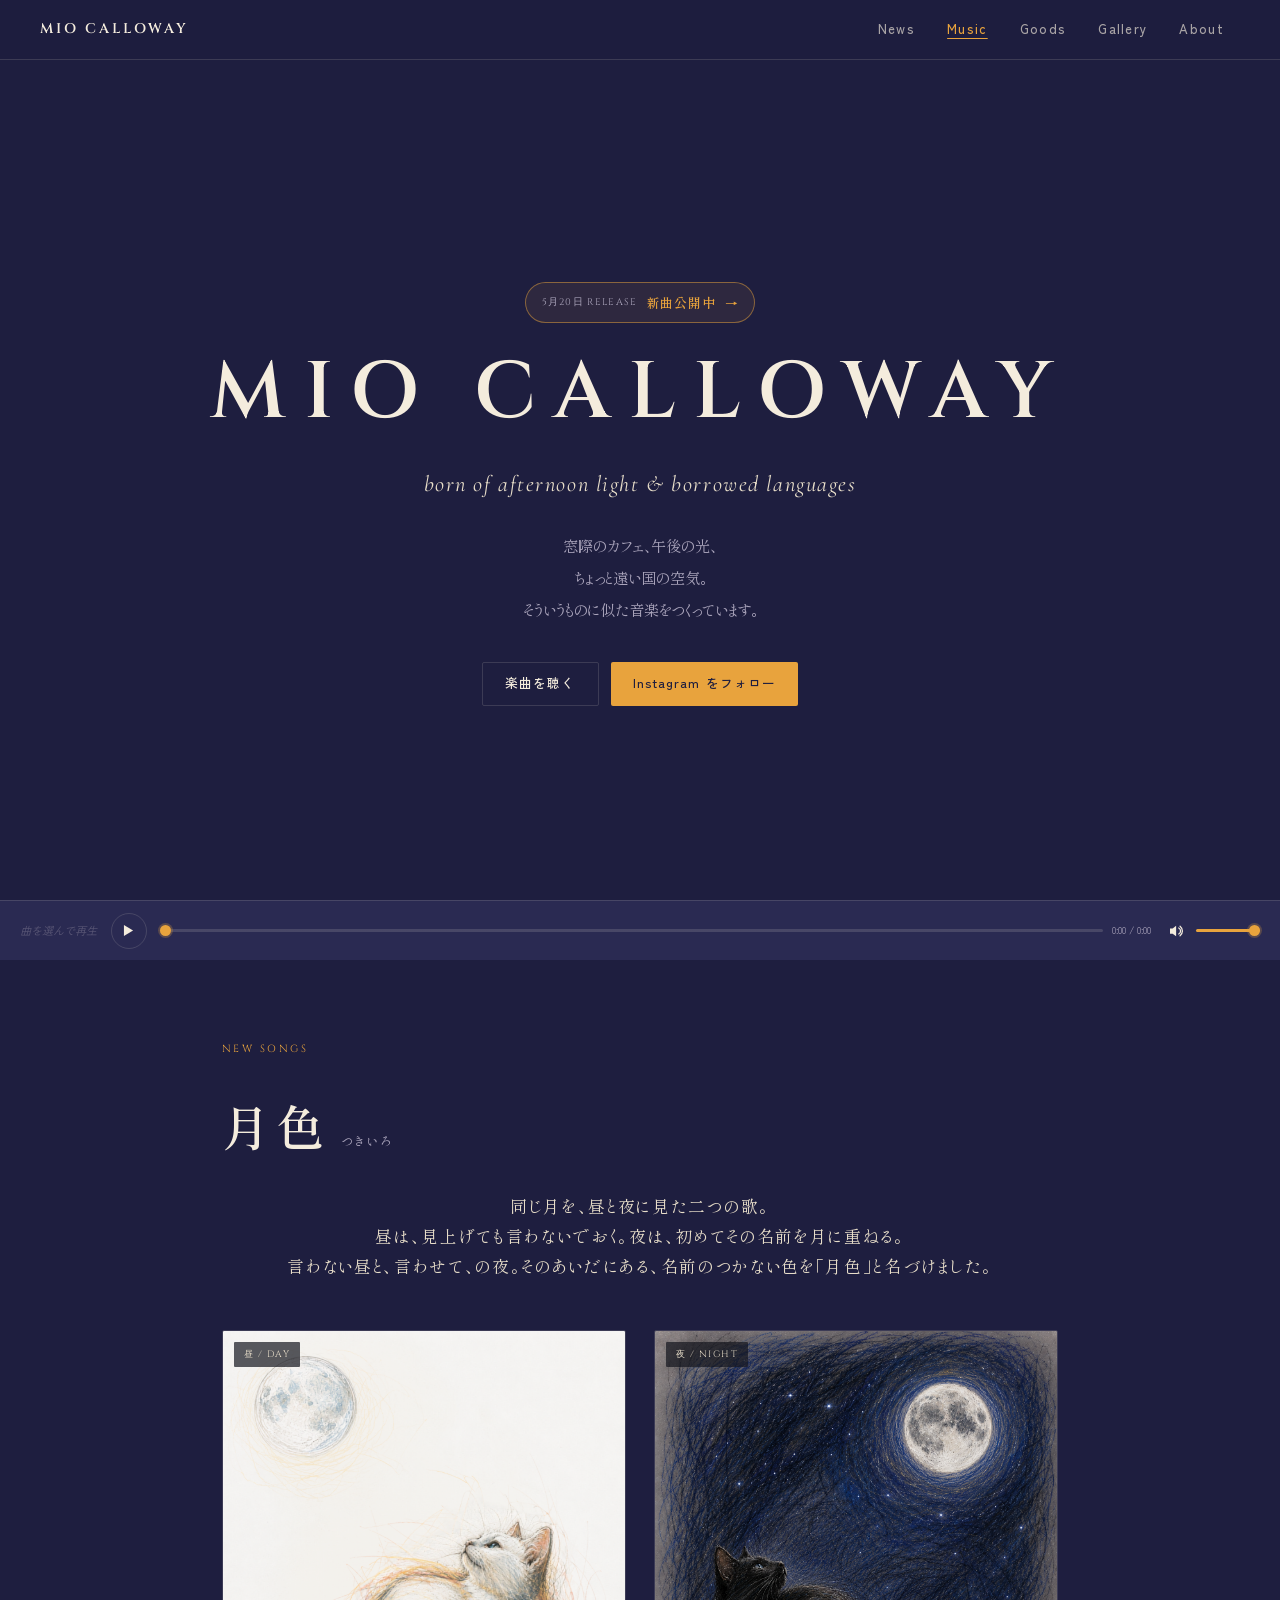
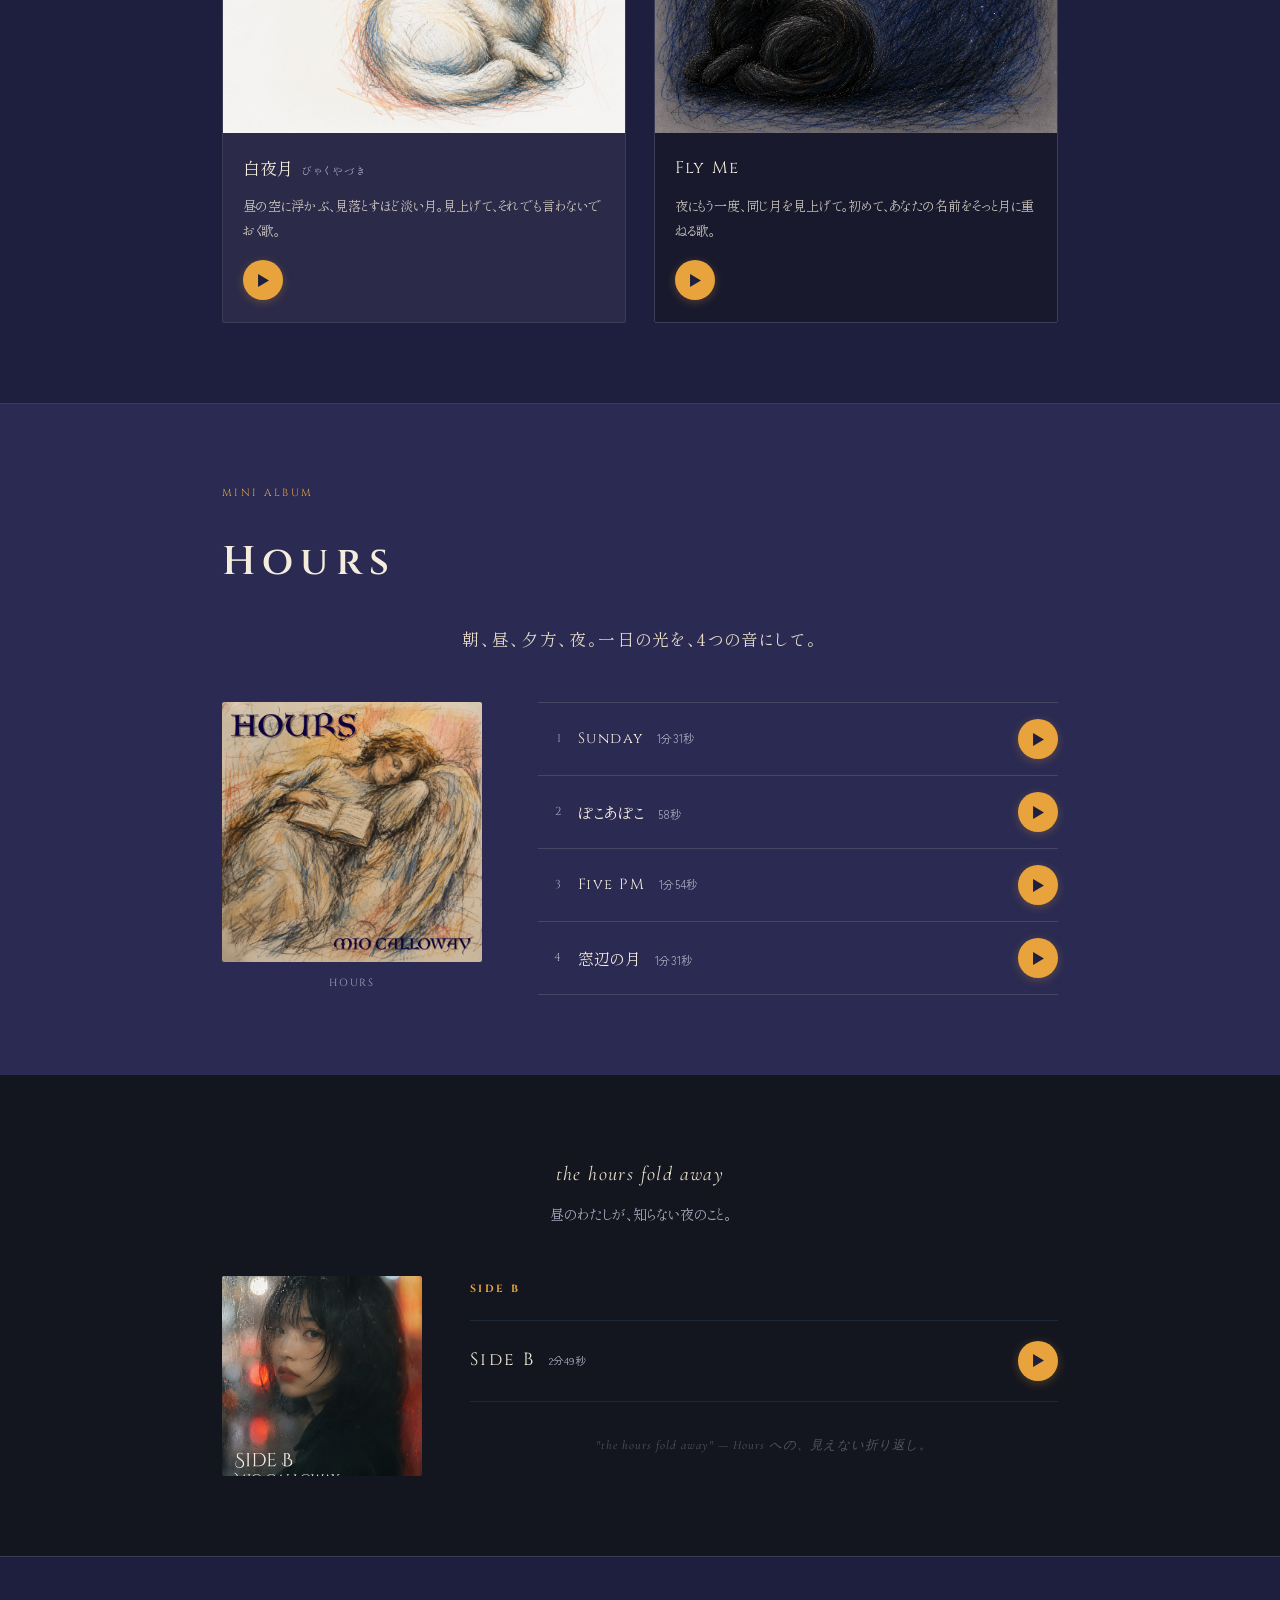
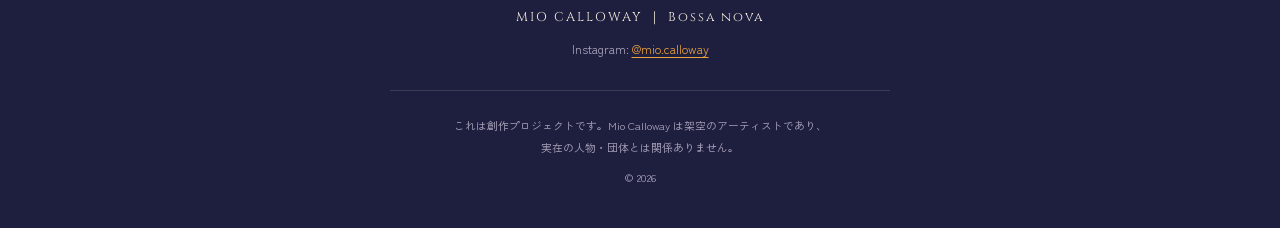
<file: index.html>
<!DOCTYPE html>
<html lang="ja">
<head>
  <meta charset="UTF-8">
  <meta name="viewport" content="width=device-width, initial-scale=1.0">
  <title>Music — Mio Calloway</title>
  <meta name="description" content="Mio Calloway の公式サイト。ミニアルバム『Hours』と隠しトラック Side B を収録。">
  <meta property="og:title" content="Mio Calloway">
  <meta property="og:description" content="窓際のカフェ、午後の光、ちょっと遠い国の空気。そういうものに似た音楽をつくっています。">
  <meta property="og:image" content="assets/images/og_image.jpg">
  <meta property="og:type" content="website">
  <meta name="twitter:card" content="summary_large_image">
  <meta name="theme-color" content="#1E1E3F">
  <link rel="preconnect" href="https://fonts.googleapis.com">
  <link rel="preconnect" href="https://fonts.gstatic.com" crossorigin>
  <link href="https://fonts.googleapis.com/css2?family=Cinzel:wght@400;600&family=Cormorant+Garamond:ital,wght@0,400;0,500;1,400&family=Shippori+Mincho:wght@400;600&family=Zen+Kaku+Gothic+New:wght@400;500;700&display=swap" rel="stylesheet">
  <link rel="stylesheet" href="css/style.css">
</head>
<body>

  <a href="#main" class="skip-link">本文へスキップ</a>

  <!-- ======= HEADER ======= -->
  <header class="site-header">
    <a href="index.html" class="site-logo">MIO CALLOWAY</a>
    <nav aria-label="サイトナビゲーション">
      <ul class="site-nav">
        <li><a href="news.html">News</a></li>
        <li><a href="index.html" class="active" aria-current="page">Music</a></li>
        <li><a href="goods.html">Goods</a></li>
        <li><a href="gallery.html">Gallery</a></li>
        <li><a href="about.html">About</a></li>
      </ul>
    </nav>
  </header>

  <!-- ======= MAIN ======= -->
  <main id="main" class="page-main">

    <!-- HERO -->
    <section class="hero" aria-labelledby="hero-title">
      <a href="#tsukiiro-heading" class="hero-news-banner fade-in fade-in-1">
        <span class="hero-news-date">5月20日 Release</span>
        <span class="hero-news-text">新曲公開中</span>
        <span class="hero-news-arrow" aria-hidden="true">→</span>
      </a>
      <h1 id="hero-title" class="hero-title fade-in fade-in-1">MIO CALLOWAY</h1>
      <p class="hero-tagline fade-in fade-in-2">born of afternoon light &amp; borrowed languages</p>
      <p class="hero-bio fade-in fade-in-3">
        <span>窓際のカフェ、午後の光、</span>
        <span>ちょっと遠い国の空気。</span>
        <span>そういうものに似た音楽をつくっています。</span>
      </p>
      <div class="hero-cta fade-in fade-in-4">
        <a href="#tsukiiro-heading" class="hero-cta-secondary">楽曲を聴く</a>
        <a href="https://www.instagram.com/mio.calloway" class="hero-cta-primary" target="_blank" rel="noopener noreferrer">Instagram をフォロー</a>
      </div>
      <span class="scroll-hint fade-in fade-in-5" aria-hidden="true">↓</span>
    </section>

    <!-- ======= 月色 (TSUKIIRO) ======= -->
    <section class="tsukiiro-section" aria-labelledby="tsukiiro-heading">
      <div class="section-container">
        <span class="page-label fade-in fade-in-1">New Songs</span>
        <h2 id="tsukiiro-heading" class="tsukiiro-title fade-in fade-in-2">
          月色<span class="tsukiiro-reading">つきいろ</span>
        </h2>
        <p class="section-lead fade-in fade-in-3">
          同じ月を、昼と夜に見た二つの歌。<br>
          昼は、見上げても言わないでおく。夜は、初めてその名前を月に重ねる。<br>
          言わない昼と、言わせて、の夜。そのあいだにある、名前のつかない色を「月色」と名づけました。
        </p>

        <div class="tsukiiro-pair fade-in fade-in-4">

          <!-- 昼: 白夜月 -->
          <div class="tsukiiro-card tsukiiro-card-day"
               data-src="assets/audio/06_byakuyazuki.mp3"
               data-title="白夜月"
               data-sideb="false">
            <div class="tsukiiro-cover-wrapper">
              <img
                src="assets/images/cover_byakuyazuki.jpg"
                alt="白夜月 ジャケット（白猫が昼の淡い月を見上げるイラスト）"
                class="tsukiiro-cover"
                width="400"
                height="400"
                loading="lazy"
              >
              <span class="tsukiiro-daynight">昼 / Day</span>
            </div>
            <div class="tsukiiro-card-body">
              <p class="tsukiiro-track-title">
                白夜月<span class="tsukiiro-track-reading">びゃくやづき</span>
              </p>
              <p class="tsukiiro-concept">
                昼の空に浮かぶ、見落とすほど淡い月。見上げて、それでも言わないでおく歌。
              </p>
              <button class="play-btn" aria-label="白夜月を再生" type="button"></button>
            </div>
          </div>

          <!-- 夜: Fly Me -->
          <div class="tsukiiro-card tsukiiro-card-night"
               data-src="assets/audio/07_fly_me.mp3"
               data-title="Fly Me"
               data-sideb="false">
            <div class="tsukiiro-cover-wrapper">
              <img
                src="assets/images/cover_fly_me.jpg"
                alt="Fly Me ジャケット（黒猫が光る満月を見上げるイラスト）"
                class="tsukiiro-cover"
                width="400"
                height="400"
                loading="lazy"
              >
              <span class="tsukiiro-daynight tsukiiro-daynight-night">夜 / Night</span>
            </div>
            <div class="tsukiiro-card-body">
              <p class="tsukiiro-track-title tsukiiro-track-title-en">Fly Me</p>
              <p class="tsukiiro-concept">
                夜にもう一度、同じ月を見上げて。初めて、あなたの名前をそっと月に重ねる歌。
              </p>
              <button class="play-btn" aria-label="Fly Meを再生" type="button"></button>
            </div>
          </div>

        </div><!-- /.tsukiiro-pair -->
      </div>
    </section><!-- /.tsukiiro-section -->

    <!-- ======= HOURS ======= -->
    <section class="hours-section" aria-labelledby="hours-heading">
      <div class="section-container">
        <span class="page-label fade-in fade-in-1">Mini Album</span>
        <h2 id="hours-heading" style="font-family:var(--f-cinzel);font-size:clamp(1.5rem,5vw,2.5rem);font-weight:600;letter-spacing:.18em;color:var(--cream);margin-bottom:1.5rem;" class="fade-in fade-in-2">Hours</h2>
        <p class="section-lead fade-in fade-in-3">朝、昼、夕方、夜。一日の光を、4つの音にして。</p>

        <div class="hours-inner fade-in fade-in-4">
          <!-- Album cover -->
          <div class="album-cover-wrapper">
            <img
              src="assets/images/cover_hours.jpg"
              alt="ミニアルバム『Hours』ジャケット"
              class="album-cover"
              width="260"
              height="260"
            >
            <p class="album-cover-label">Hours</p>
          </div>

          <!-- Track list -->
          <div class="hours-tracks">
            <ul class="track-list" aria-label="トラックリスト">

              <!-- Track 1: Sunday -->
              <li class="track-item"
                  data-src="assets/audio/01_sunday.mp3"
                  data-title="Sunday"
                  data-sideb="false">
                <span class="track-num">1</span>
                <div class="track-info">
                  <span class="track-title track-title-en">Sunday</span>
                  <div class="track-sub">
                    <span class="track-duration">1分31秒</span>
                  </div>
                </div>
                <button class="play-btn" aria-label="Sundayを再生" type="button"></button>
              </li>

              <!-- Track 2: ぽこあぽこ -->
              <li class="track-item"
                  data-src="assets/audio/02_pocoapoco.mp3"
                  data-title="ぽこあぽこ"
                  data-sideb="false">
                <span class="track-num">2</span>
                <div class="track-info">
                  <span class="track-title">ぽこあぽこ</span>
                  <div class="track-sub">
                    <span class="track-duration">58秒</span>
                  </div>
                </div>
                <button class="play-btn" aria-label="ぽこあぽこを再生" type="button"></button>
              </li>

              <!-- Track 3: Five PM -->
              <li class="track-item"
                  data-src="assets/audio/03_five_pm.mp3"
                  data-title="Five PM"
                  data-sideb="false">
                <span class="track-num">3</span>
                <div class="track-info">
                  <span class="track-title track-title-en">Five PM</span>
                  <div class="track-sub">
                    <span class="track-duration">1分54秒</span>
                  </div>
                </div>
                <button class="play-btn" aria-label="Five PMを再生" type="button"></button>
              </li>

              <!-- Track 4: 窓辺の月 -->
              <li class="track-item"
                  data-src="assets/audio/04_madobe_no_tsuki.mp3"
                  data-title="窓辺の月"
                  data-sideb="false">
                <span class="track-num">4</span>
                <div class="track-info">
                  <span class="track-title">窓辺の月</span>
                  <div class="track-sub">
                    <span class="track-duration">1分31秒</span>
                  </div>
                </div>
                <button class="play-btn" aria-label="窓辺の月を再生" type="button"></button>
              </li>

            </ul>
          </div><!-- /.hours-tracks -->
        </div><!-- /.hours-inner -->
      </div>
    </section><!-- /.hours-section -->

    <!-- ======= SIDE B ======= -->
    <section class="side-b-section" aria-labelledby="sideb-heading">
      <div class="section-container">
        <div class="side-b-lead fade-in fade-in-1">
          <span class="side-b-lead-en">the hours fold away</span>
          <span class="side-b-lead-ja">昼のわたしが、知らない夜のこと。</span>
        </div>

        <div class="side-b-inner fade-in fade-in-2">
          <!-- Cover -->
          <div class="side-b-cover-wrapper">
            <img
              src="assets/images/cover_side_b.jpg"
              alt="写真集『Side B』表紙"
              class="side-b-cover"
              width="200"
              height="200"
            >
          </div>

          <!-- Track -->
          <div class="side-b-track-block">
            <h2 class="page-label" id="sideb-heading">Side B</h2>
            <ul>
              <li class="side-b-track-item"
                  data-src="assets/audio/05_side_b.mp3"
                  data-title="Side B"
                  data-sideb="true">
                <div class="track-info">
                  <span class="side-b-track-title">Side B</span>
                  <span class="side-b-track-meta">2分49秒</span>
                </div>
                <button class="play-btn" aria-label="Side Bを再生" type="button"></button>
              </li>
            </ul>

            <p class="side-b-hint">
              "the hours fold away" — Hours への、見えない折り返し。
            </p>
          </div>
        </div>

      </div>
    </section><!-- /.side-b-section -->

  </main>

  <!-- ======= FOOTER ======= -->
  <footer class="site-footer">
    <span class="footer-logo">MIO CALLOWAY ｜ Bossa nova</span>
    <p class="footer-ig">Instagram: <a href="https://www.instagram.com/mio.calloway" target="_blank" rel="noopener noreferrer">@mio.calloway</a></p>
    <div class="footer-disclosure">
      <p>これは創作プロジェクトです。Mio Calloway は架空のアーティストであり、<br>実在の人物・団体とは関係ありません。</p>
      <p style="margin-top:.5rem;">© 2026</p>
    </div>
  </footer>

  <!-- ======= PLAYER BAR ======= -->
  <div id="player-bar" class="player-bar" role="region" aria-label="音楽プレーヤー">
    <span id="player-idle" class="player-idle">曲を選んで再生</span>
    <span id="player-track-name" class="player-track-name"></span>
    <div class="player-controls">
      <button id="player-play-btn" class="player-play-btn" type="button" aria-label="再生">
        <svg viewBox="0 0 10 12" fill="currentColor" width="11" height="11"><polygon points="0,0 10,6 0,12"/></svg>
      </button>
    </div>
    <div class="player-seek">
      <input
        id="player-progress"
        class="player-progress"
        type="range"
        min="0"
        max="100"
        value="0"
        step="0.1"
        aria-label="再生位置"
      >
      <span id="player-time" class="player-time">0:00 / 0:00</span>
    </div>
    <div class="player-volume">
      <button id="player-mute-btn" class="player-mute-btn" type="button" aria-label="ミュート">
        <svg viewBox="0 0 16 16" fill="currentColor" width="14" height="14" aria-hidden="true">
          <path d="M0 5v6h3l4 3V2L3 5H0z"/>
          <path d="M10 4.5a4 4 0 0 1 0 7" fill="none" stroke="currentColor" stroke-width="1.4" stroke-linecap="round"/>
          <path d="M11.5 2.5a7 7 0 0 1 0 11" fill="none" stroke="currentColor" stroke-width="1.4" stroke-linecap="round"/>
        </svg>
      </button>
      <input
        id="player-volume"
        class="player-volume-slider"
        type="range"
        min="0"
        max="100"
        value="100"
        step="1"
        aria-label="音量"
      >
    </div>
  </div>

  <script src="js/player.js"></script>
</body>
</html>
</file>
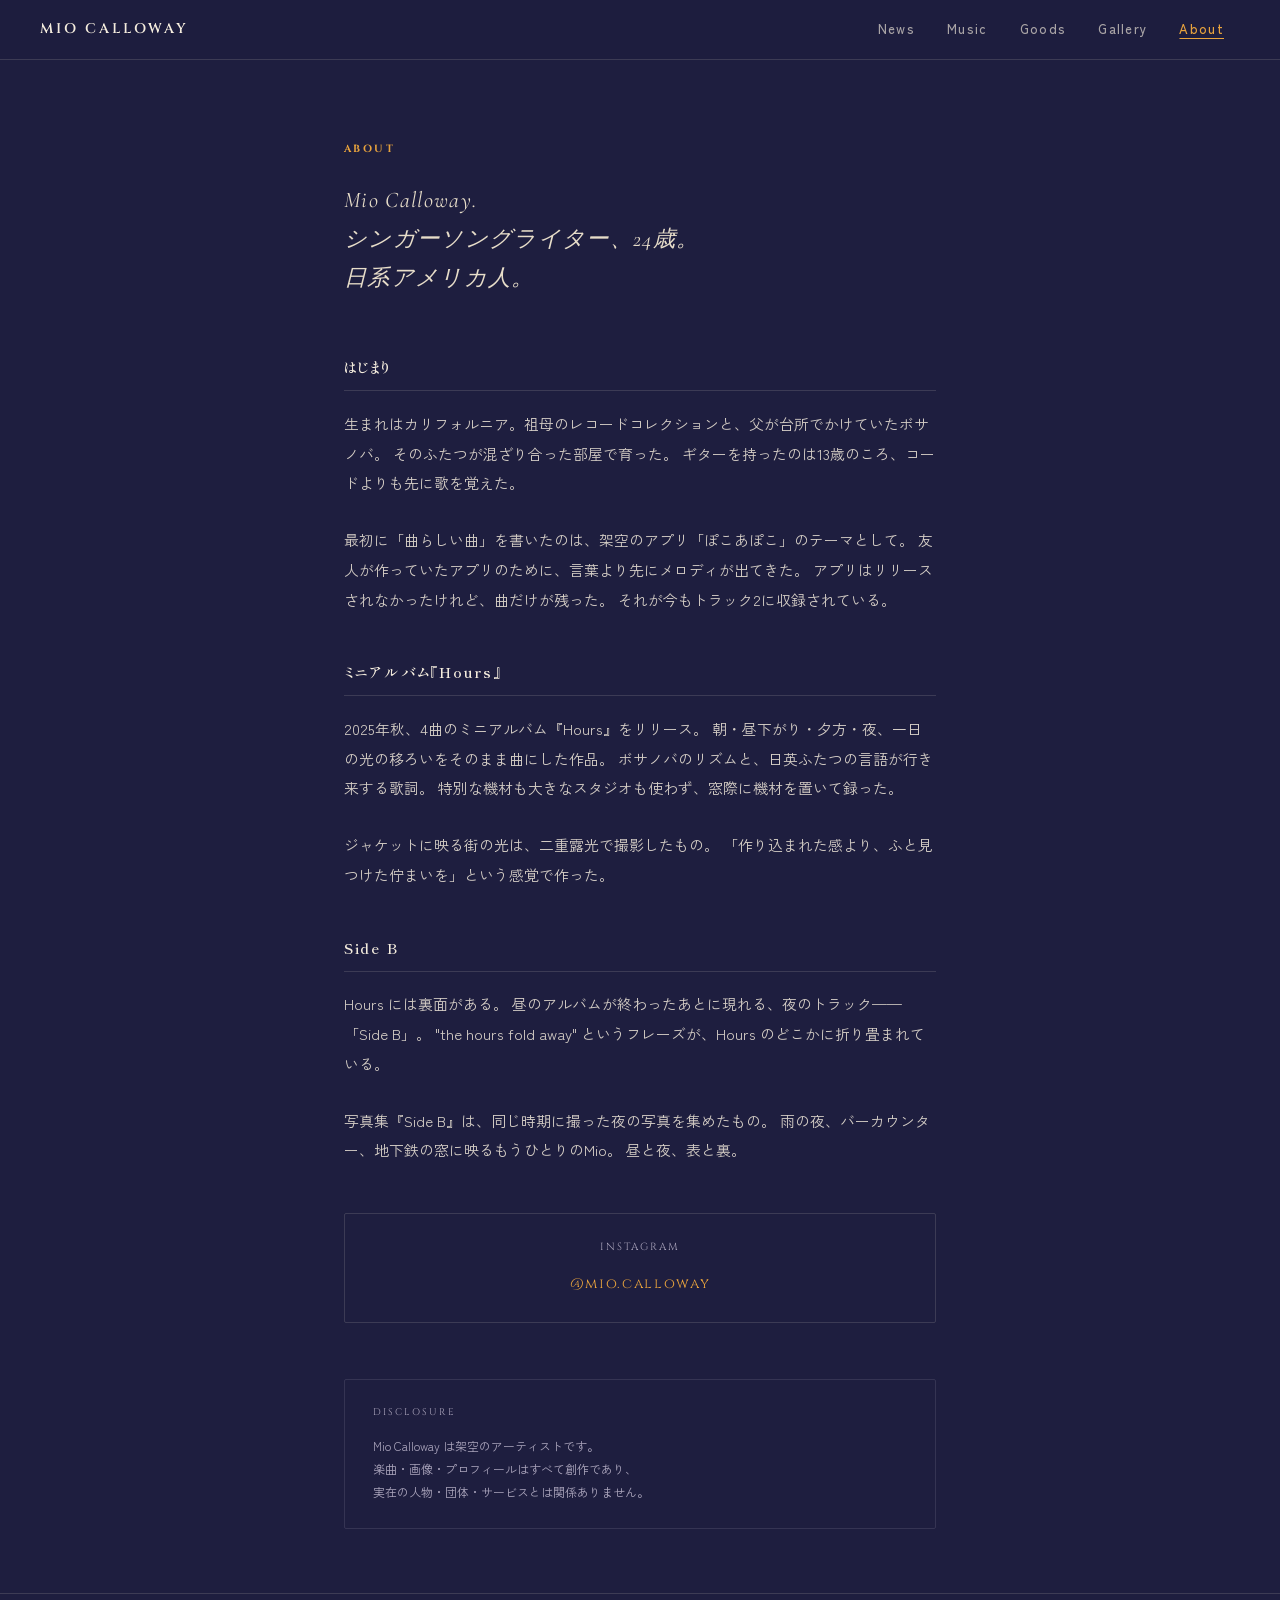
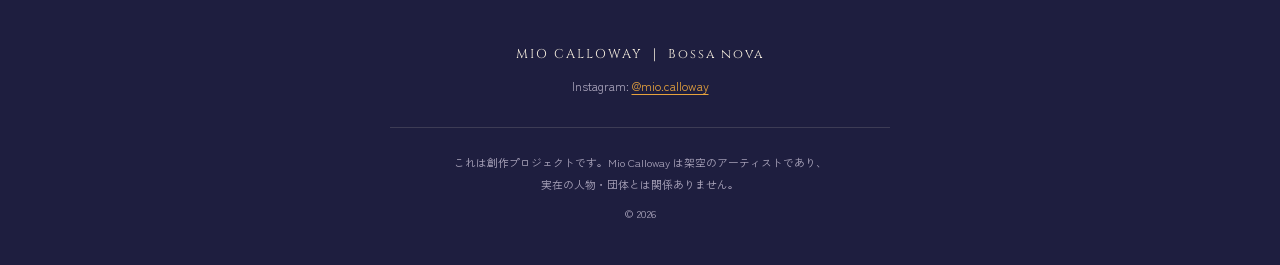
<file: about.html>
<!DOCTYPE html>
<html lang="ja">
<head>
  <meta charset="UTF-8">
  <meta name="viewport" content="width=device-width, initial-scale=1.0">
  <title>About — Mio Calloway</title>
  <meta name="description" content="Mio Calloway のプロフィール。日系アメリカ人シンガーソングライター。ボサノバ寄りの音楽と、一日の光を描いたミニアルバム『Hours』について。">
  <meta property="og:title" content="About — Mio Calloway">
  <meta property="og:description" content="窓際のカフェ、午後の光、ちょっと遠い国の空気。そういうものに似た音楽をつくっています。">
  <meta property="og:image" content="assets/images/og_image.jpg">
  <meta property="og:type" content="website">
  <meta name="twitter:card" content="summary_large_image">
  <meta name="theme-color" content="#1E1E3F">
  <link rel="preconnect" href="https://fonts.googleapis.com">
  <link rel="preconnect" href="https://fonts.gstatic.com" crossorigin>
  <link href="https://fonts.googleapis.com/css2?family=Cinzel:wght@400;600&family=Cormorant+Garamond:ital,wght@0,400;0,500;1,400&family=Shippori+Mincho:wght@400;600&family=Zen+Kaku+Gothic+New:wght@400;500;700&display=swap" rel="stylesheet">
  <link rel="stylesheet" href="css/style.css">
</head>
<body>

  <a href="#main" class="skip-link">本文へスキップ</a>

  <!-- ======= HEADER ======= -->
  <header class="site-header">
    <a href="index.html" class="site-logo">MIO CALLOWAY</a>
    <nav aria-label="サイトナビゲーション">
      <ul class="site-nav">
        <li><a href="news.html">News</a></li>
        <li><a href="index.html">Music</a></li>
        <li><a href="goods.html">Goods</a></li>
        <li><a href="gallery.html">Gallery</a></li>
        <li><a href="about.html" class="active" aria-current="page">About</a></li>
      </ul>
    </nav>
  </header>

  <!-- ======= MAIN ======= -->
  <main id="main" class="page-main">
    <article class="about-page">

      <h1 class="page-label fade-in fade-in-1">About</h1>

      <p class="about-lead fade-in fade-in-2">
        Mio Calloway.<br>
        シンガーソングライター、24歳。<br>
        日系アメリカ人。
      </p>

      <div class="about-body fade-in fade-in-3">

        <h2 class="about-section-title">はじまり</h2>

        <p>
          生まれはカリフォルニア。祖母のレコードコレクションと、父が台所でかけていたボサノバ。
          そのふたつが混ざり合った部屋で育った。
          ギターを持ったのは13歳のころ、コードよりも先に歌を覚えた。
        </p>

        <p>
          最初に「曲らしい曲」を書いたのは、架空のアプリ「ぽこあぽこ」のテーマとして。
          友人が作っていたアプリのために、言葉より先にメロディが出てきた。
          アプリはリリースされなかったけれど、曲だけが残った。
          それが今もトラック2に収録されている。
        </p>

        <h2 class="about-section-title">ミニアルバム『Hours』</h2>

        <p>
          2025年秋、4曲のミニアルバム『Hours』をリリース。
          朝・昼下がり・夕方・夜、一日の光の移ろいをそのまま曲にした作品。
          ボサノバのリズムと、日英ふたつの言語が行き来する歌詞。
          特別な機材も大きなスタジオも使わず、窓際に機材を置いて録った。
        </p>

        <p>
          ジャケットに映る街の光は、二重露光で撮影したもの。
          「作り込まれた感より、ふと見つけた佇まいを」という感覚で作った。
        </p>

        <h2 class="about-section-title">Side B</h2>

        <p>
          Hours には裏面がある。
          昼のアルバムが終わったあとに現れる、夜のトラック——「Side B」。
          "the hours fold away" というフレーズが、Hours のどこかに折り畳まれている。
        </p>

        <p>
          写真集『Side B』は、同じ時期に撮った夜の写真を集めたもの。
          雨の夜、バーカウンター、地下鉄の窓に映るもうひとりのMio。
          昼と夜、表と裏。
        </p>

      </div><!-- /.about-body -->

      <!-- Instagram -->
      <div class="about-ig-block fade-in fade-in-4">
        <span class="about-ig-label">Instagram</span>
        <a
          href="https://www.instagram.com/mio.calloway"
          class="about-ig-link"
          target="_blank"
          rel="noopener noreferrer"
        >@mio.calloway</a>
      </div>

      <!-- Disclosure -->
      <div class="about-disclosure fade-in fade-in-5" role="note">
        <span class="about-disclosure-heading">disclosure</span>
        <p>
          Mio Calloway は架空のアーティストです。<br>
          楽曲・画像・プロフィールはすべて創作であり、<br>
          実在の人物・団体・サービスとは関係ありません。
        </p>
      </div>

    </article>
  </main>

  <!-- ======= FOOTER ======= -->
  <footer class="site-footer">
    <span class="footer-logo">MIO CALLOWAY ｜ Bossa nova</span>
    <p class="footer-ig">Instagram: <a href="https://www.instagram.com/mio.calloway" target="_blank" rel="noopener noreferrer">@mio.calloway</a></p>
    <div class="footer-disclosure">
      <p>これは創作プロジェクトです。Mio Calloway は架空のアーティストであり、<br>実在の人物・団体とは関係ありません。</p>
      <p style="margin-top:.5rem;">© 2026</p>
    </div>
  </footer>

</body>
</html>
</file>
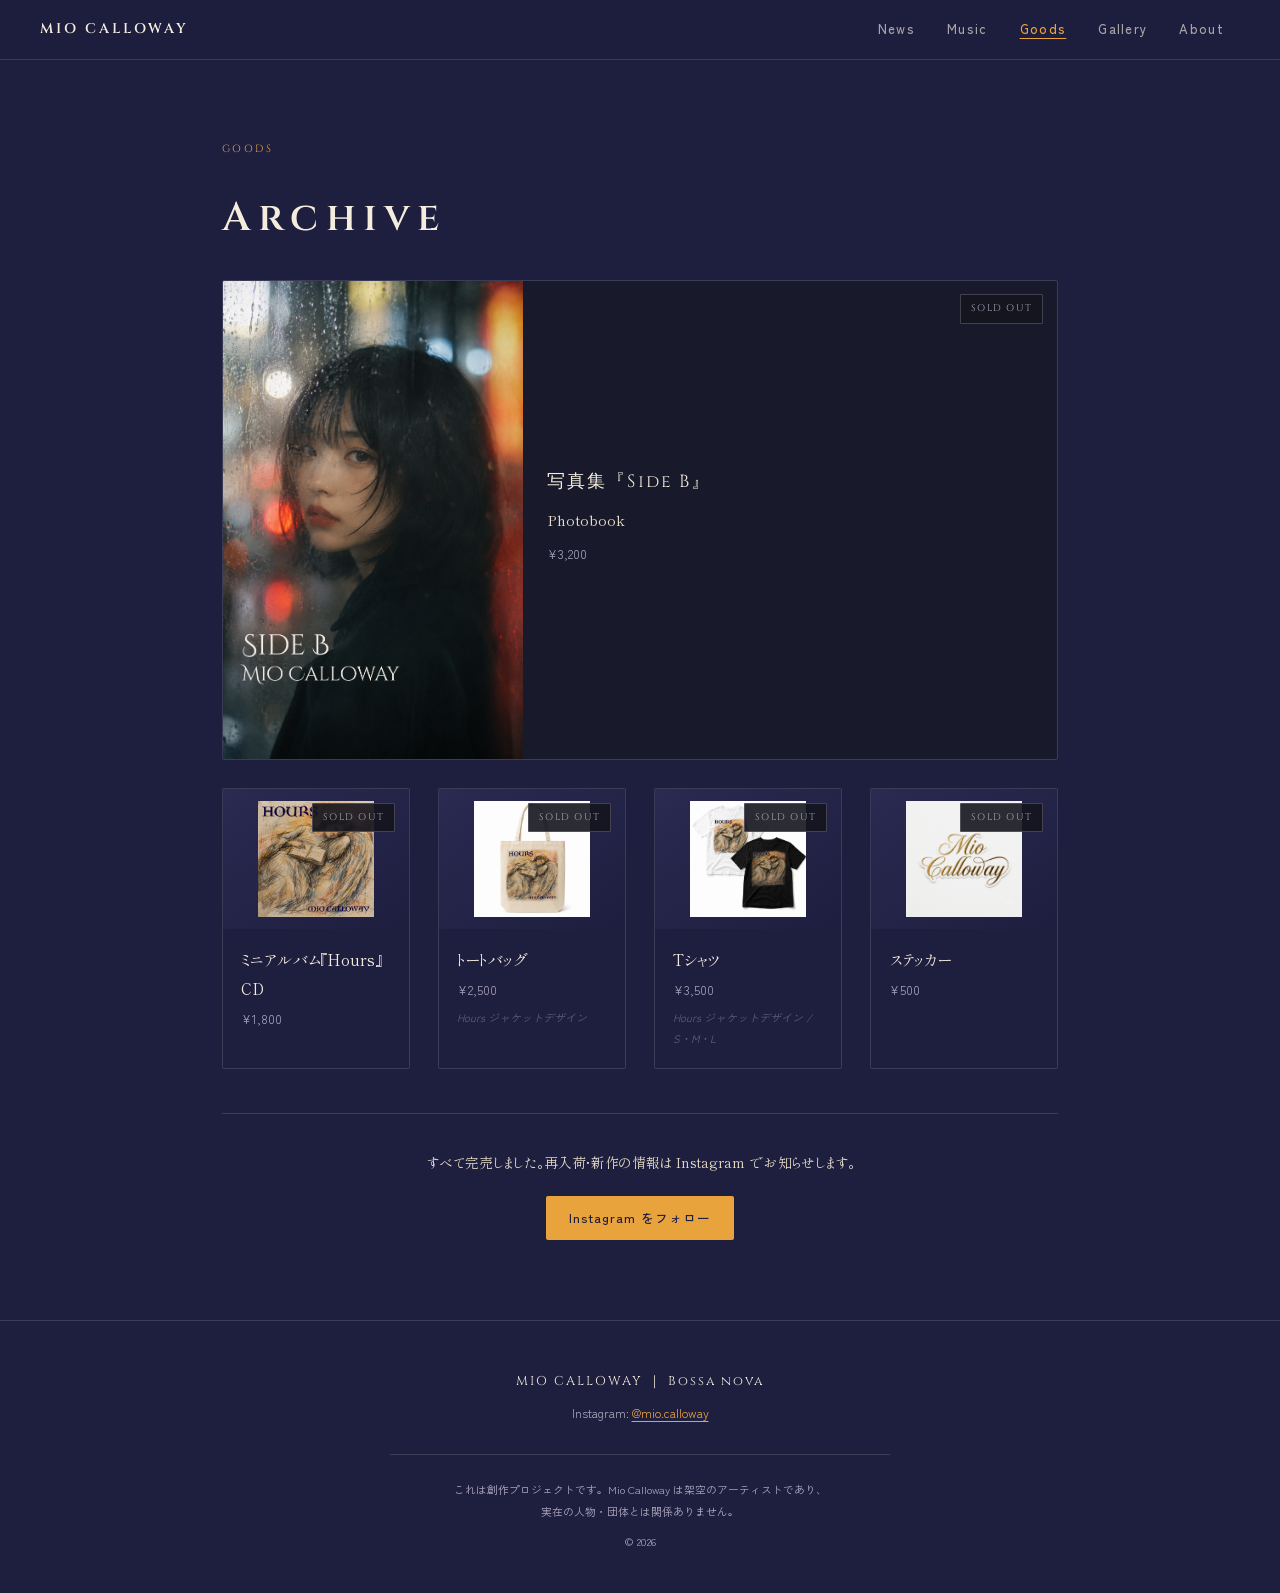
<file: goods.html>
<!DOCTYPE html>
<html lang="ja">
<head>
  <meta charset="UTF-8">
  <meta name="viewport" content="width=device-width, initial-scale=1.0">
  <title>Goods — Mio Calloway</title>
  <meta name="description" content="Mio Calloway のグッズ一覧。写真集『Side B』、ミニアルバム『Hours』CD、トートバッグ、Tシャツ、ステッカー。全品 SOLD OUT。">
  <meta property="og:title" content="Goods — Mio Calloway">
  <meta property="og:description" content="Mio Calloway のグッズ。全品 SOLD OUT。">
  <meta property="og:image" content="assets/images/og_image.jpg">
  <meta property="og:type" content="website">
  <meta name="twitter:card" content="summary_large_image">
  <meta name="theme-color" content="#1E1E3F">
  <link rel="preconnect" href="https://fonts.googleapis.com">
  <link rel="preconnect" href="https://fonts.gstatic.com" crossorigin>
  <link href="https://fonts.googleapis.com/css2?family=Cinzel:wght@400;600&family=Cormorant+Garamond:ital,wght@0,400;0,500;1,400&family=Shippori+Mincho:wght@400;600&family=Zen+Kaku+Gothic+New:wght@400;500;700&display=swap" rel="stylesheet">
  <link rel="stylesheet" href="css/style.css">
</head>
<body>

  <a href="#main" class="skip-link">本文へスキップ</a>

  <!-- ======= HEADER ======= -->
  <header class="site-header">
    <a href="index.html" class="site-logo">MIO CALLOWAY</a>
    <nav aria-label="サイトナビゲーション">
      <ul class="site-nav">
        <li><a href="news.html">News</a></li>
        <li><a href="index.html">Music</a></li>
        <li><a href="goods.html" class="active" aria-current="page">Goods</a></li>
        <li><a href="gallery.html">Gallery</a></li>
        <li><a href="about.html">About</a></li>
      </ul>
    </nav>
  </header>

  <!-- ======= MAIN ======= -->
  <main id="main" class="page-main">
    <section class="goods-section">
      <div class="section-container">

        <span class="page-label fade-in fade-in-1">Goods</span>
        <h1 style="font-family:var(--f-cinzel);font-size:clamp(1.5rem,5vw,2.5rem);font-weight:600;letter-spacing:.18em;color:var(--cream);margin-bottom:1.5rem;" class="fade-in fade-in-2">Archive</h1>

        <div class="fade-in fade-in-4">

          <!-- ============================================
               写真集『Side B』（主役・フィーチャード）
               ============================================ -->
          <div class="goods-card-featured" style="margin-bottom:1.75rem;" aria-label="写真集『Side B』">
            <div class="goods-card-featured-inner">
              <img
                src="assets/images/cover_side_b.jpg"
                alt="写真集『Side B』表紙"
                class="goods-card-featured-img"
                loading="eager"
              >
              <div class="goods-card-featured-body">
                <p class="goods-card-featured-name">写真集『Side B』</p>
                <p class="goods-card-featured-sub">Photobook</p>
                <p class="goods-card-featured-price">¥3,200</p>
              </div>
            </div>
            <span class="sold-out-badge" aria-label="SOLD OUT">SOLD OUT</span>
          </div>

          <!-- ============================================
               その他グッズ（2列〜4列グリッド）
               ============================================ -->
          <ul class="goods-grid" role="list">

            <!-- ミニアルバム『Hours』CD -->
            <li class="goods-card" aria-label="ミニアルバム『Hours』CD">
              <img
                src="assets/images/cover_hours.jpg"
                alt="ミニアルバム『Hours』CDジャケット"
                class="goods-card-img"
                loading="lazy"
              >
              <div class="goods-card-body">
                <p class="goods-card-name">ミニアルバム『Hours』CD</p>
                <p class="goods-card-price">¥1,800</p>
              </div>
              <span class="sold-out-badge" aria-label="SOLD OUT">SOLD OUT</span>
            </li>

            <!-- トートバッグ -->
            <li class="goods-card" aria-label="トートバッグ（Hoursジャケット）">
              <img
                src="assets/images/goods_tote.jpg"
                alt="Mio Calloway トートバッグ（Hoursジャケットデザイン）"
                class="goods-card-img"
                loading="lazy"
              >
              <div class="goods-card-body">
                <p class="goods-card-name">トートバッグ</p>
                <p class="goods-card-price">¥2,500</p>
                <p class="goods-card-note">Hours ジャケットデザイン</p>
              </div>
              <span class="sold-out-badge" aria-label="SOLD OUT">SOLD OUT</span>
            </li>

            <!-- Tシャツ -->
            <li class="goods-card" aria-label="Tシャツ（Hoursジャケット）">
              <img
                src="assets/images/goods_tshirt.jpg"
                alt="Mio Calloway Tシャツ（Hoursジャケットデザイン）"
                class="goods-card-img"
                loading="lazy"
              >
              <div class="goods-card-body">
                <p class="goods-card-name">Tシャツ</p>
                <p class="goods-card-price">¥3,500</p>
                <p class="goods-card-note">Hours ジャケットデザイン / S・M・L</p>
              </div>
              <span class="sold-out-badge" aria-label="SOLD OUT">SOLD OUT</span>
            </li>

            <!-- ステッカー -->
            <li class="goods-card" aria-label="ステッカー「Mio Calloway」">
              <img
                src="assets/images/goods_sticker.jpg"
                alt="Mio Calloway ステッカー（Cinzel体ロゴデザイン）"
                class="goods-card-img"
                loading="lazy"
              >
              <div class="goods-card-body">
                <p class="goods-card-name">ステッカー</p>
                <p class="goods-card-price">¥500</p>
              </div>
              <span class="sold-out-badge" aria-label="SOLD OUT">SOLD OUT</span>
            </li>

          </ul><!-- /.goods-grid -->

          <!-- 全品 SOLD OUT 後の継続接点 -->
          <div class="goods-restock fade-in">
            <p class="goods-restock-text">すべて完売しました。再入荷・新作の情報は Instagram でお知らせします。</p>
            <div class="hero-cta">
              <a href="https://www.instagram.com/mio.calloway" class="hero-cta-primary" target="_blank" rel="noopener noreferrer">Instagram をフォロー</a>
            </div>
          </div>

        </div><!-- /.fade-in -->
      </div>
    </section>
  </main>

  <!-- ======= FOOTER ======= -->
  <footer class="site-footer">
    <span class="footer-logo">MIO CALLOWAY ｜ Bossa nova</span>
    <p class="footer-ig">Instagram: <a href="https://www.instagram.com/mio.calloway" target="_blank" rel="noopener noreferrer">@mio.calloway</a></p>
    <div class="footer-disclosure">
      <p>これは創作プロジェクトです。Mio Calloway は架空のアーティストであり、<br>実在の人物・団体とは関係ありません。</p>
      <p style="margin-top:.5rem;">© 2026</p>
    </div>
  </footer>

</body>
</html>
</file>
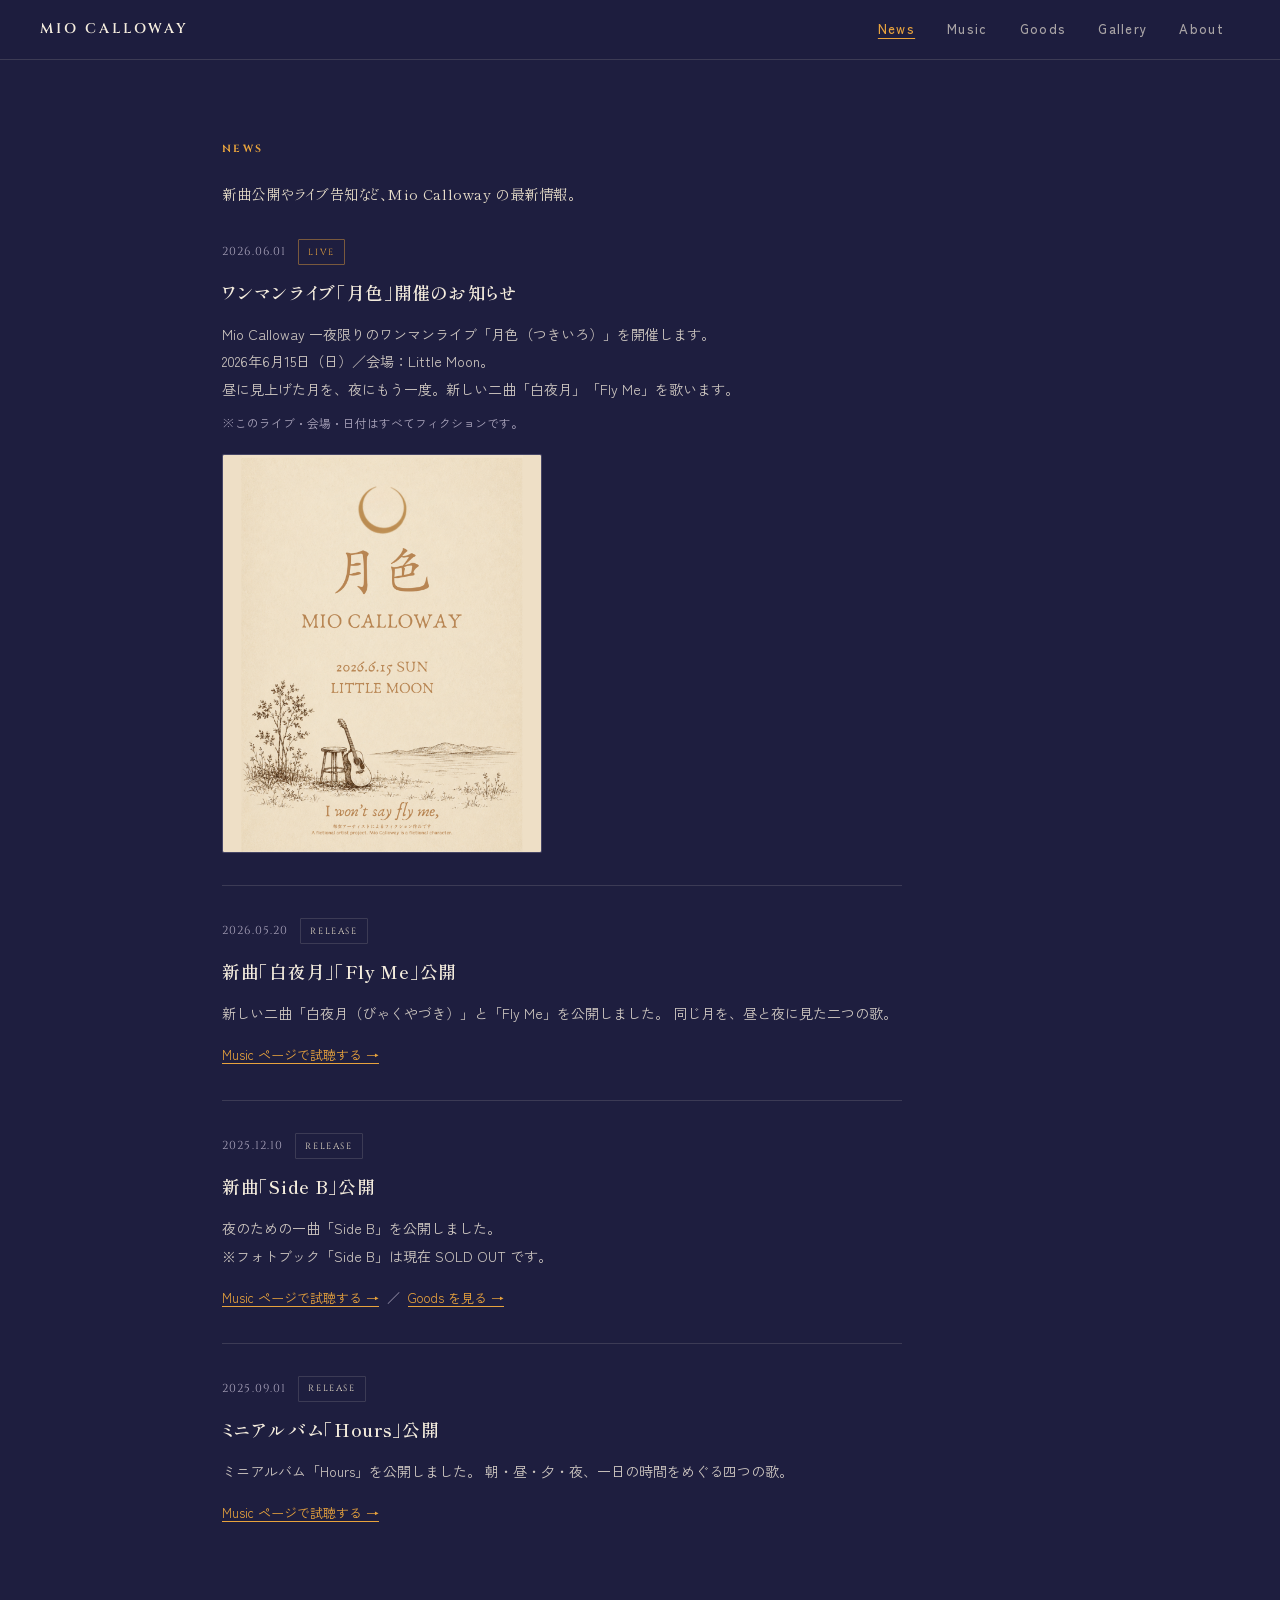
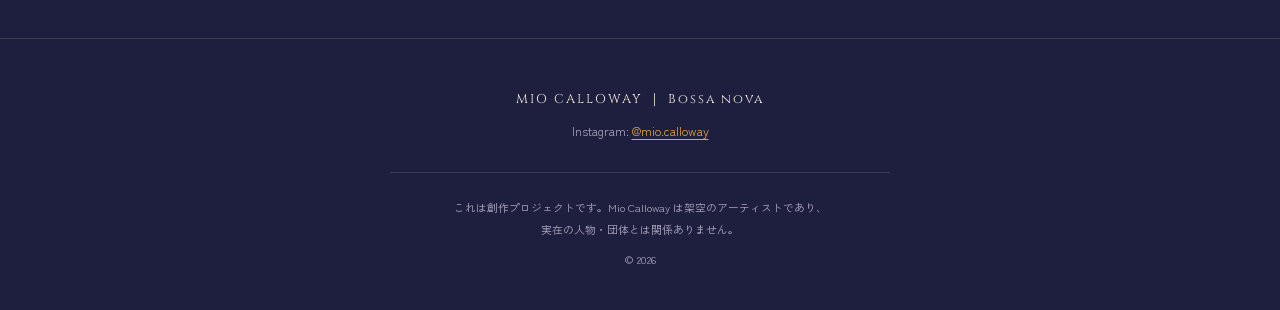
<file: news.html>
<!DOCTYPE html>
<html lang="ja">
<head>
  <meta charset="UTF-8">
  <meta name="viewport" content="width=device-width, initial-scale=1.0">
  <title>News — Mio Calloway</title>
  <meta name="description" content="Mio Calloway の更新履歴。ワンマンライブ「月色」、新曲『白夜月』『Fly Me』公開のお知らせなど。">
  <meta property="og:title" content="News — Mio Calloway">
  <meta property="og:description" content="新曲公開やライブ告知など、Mio Calloway の最新情報。">
  <meta property="og:image" content="assets/images/og_image.jpg">
  <meta property="og:type" content="website">
  <meta name="twitter:card" content="summary_large_image">
  <meta name="theme-color" content="#1E1E3F">
  <link rel="preconnect" href="https://fonts.googleapis.com">
  <link rel="preconnect" href="https://fonts.gstatic.com" crossorigin>
  <link href="https://fonts.googleapis.com/css2?family=Cinzel:wght@400;600&family=Cormorant+Garamond:ital,wght@0,400;0,500;1,400&family=Shippori+Mincho:wght@400;600&family=Zen+Kaku+Gothic+New:wght@400;500;700&display=swap" rel="stylesheet">
  <link rel="stylesheet" href="css/style.css">
</head>
<body>

  <a href="#main" class="skip-link">本文へスキップ</a>

  <!-- ======= HEADER ======= -->
  <header class="site-header">
    <a href="index.html" class="site-logo">MIO CALLOWAY</a>
    <nav aria-label="サイトナビゲーション">
      <ul class="site-nav">
        <li><a href="news.html" class="active" aria-current="page">News</a></li>
        <li><a href="index.html">Music</a></li>
        <li><a href="goods.html">Goods</a></li>
        <li><a href="gallery.html">Gallery</a></li>
        <li><a href="about.html">About</a></li>
      </ul>
    </nav>
  </header>

  <!-- ======= MAIN ======= -->
  <main id="main" class="page-main">
    <section class="news-page">
      <div class="section-container">

        <h1 class="page-label fade-in fade-in-1">News</h1>
        <p class="news-intro fade-in fade-in-2">新曲公開やライブ告知など、Mio Calloway の最新情報。</p>

        <div class="news-list fade-in fade-in-3">

          <!-- ① LIVE -->
          <article class="news-item">
            <div class="news-meta">
              <span class="news-date">2026.06.01</span>
              <span class="news-cat news-cat-live">Live</span>
            </div>
            <h2 class="news-title">ワンマンライブ「月色」開催のお知らせ</h2>
            <div class="news-body">
              <p>
                Mio Calloway 一夜限りのワンマンライブ「月色（つきいろ）」を開催します。<br>
                2026年6月15日（日）／会場：Little Moon。<br>
                昼に見上げた月を、夜にもう一度。新しい二曲「白夜月」「Fly Me」を歌います。
              </p>
              <p class="news-fiction">※このライブ・会場・日付はすべてフィクションです。</p>
            </div>
            <figure class="news-figure">
              <img
                src="assets/images/Concert_Flyer.jpg"
                alt="ワンマンライブ「月色」告知フライヤー"
                width="1080"
                height="1350"
                loading="lazy"
              >
            </figure>
          </article>

          <!-- ② RELEASE -->
          <article class="news-item">
            <div class="news-meta">
              <span class="news-date">2026.05.20</span>
              <span class="news-cat news-cat-release">Release</span>
            </div>
            <h2 class="news-title">新曲「白夜月」「Fly Me」公開</h2>
            <div class="news-body">
              <p>
                新しい二曲「白夜月（びゃくやづき）」と「Fly Me」を公開しました。
                同じ月を、昼と夜に見た二つの歌。
              </p>
            </div>
            <p class="news-links">
              <a href="index.html#tsukiiro-heading">Music ページで試聴する →</a>
            </p>
          </article>

          <!-- ③ Side B -->
          <article class="news-item">
            <div class="news-meta">
              <span class="news-date">2025.12.10</span>
              <span class="news-cat news-cat-release">Release</span>
            </div>
            <h2 class="news-title">新曲「Side B」公開</h2>
            <div class="news-body">
              <p>
                夜のための一曲「Side B」を公開しました。<br>
                ※フォトブック「Side B」は現在 SOLD OUT です。
              </p>
            </div>
            <p class="news-links">
              <a href="index.html#sideb-heading">Music ページで試聴する →</a>
              <span class="news-links-sep">／</span>
              <a href="goods.html">Goods を見る →</a>
            </p>
          </article>

          <!-- ④ Hours -->
          <article class="news-item">
            <div class="news-meta">
              <span class="news-date">2025.09.01</span>
              <span class="news-cat news-cat-release">Release</span>
            </div>
            <h2 class="news-title">ミニアルバム「Hours」公開</h2>
            <div class="news-body">
              <p>
                ミニアルバム「Hours」を公開しました。
                朝・昼・夕・夜、一日の時間をめぐる四つの歌。
              </p>
            </div>
            <p class="news-links">
              <a href="index.html#hours-heading">Music ページで試聴する →</a>
            </p>
          </article>

        </div><!-- /.news-list -->
      </div>
    </section>
  </main>

  <!-- ======= FOOTER ======= -->
  <footer class="site-footer">
    <span class="footer-logo">MIO CALLOWAY ｜ Bossa nova</span>
    <p class="footer-ig">Instagram: <a href="https://www.instagram.com/mio.calloway" target="_blank" rel="noopener noreferrer">@mio.calloway</a></p>
    <div class="footer-disclosure">
      <p>これは創作プロジェクトです。Mio Calloway は架空のアーティストであり、<br>実在の人物・団体とは関係ありません。</p>
      <p style="margin-top:.5rem;">© 2026</p>
    </div>
  </footer>

</body>
</html>
</file>
<file: css/style.css>
/* ============================================================
   Mio Calloway — Global Styles
   ============================================================ */

/* === 1. GOOGLE FONTS ===
   Fonts are loaded via <link> in each page's <head> (preconnect + display=swap).
   No @import here to avoid duplicate, render-blocking font requests. */

/* === 2. CSS VARIABLES === */
:root {
  /* Hours（表・昼・暖）= 主軸 */
  --indigo:        #1E1E3F;
  --indigo-soft:   #2A2A52;
  --cream:         #F4ECDD;
  --cream-dim:     #E7DDC9;

  /* アクセント（暖色・誘導） */
  --amber:         #E8A33D;
  --amber-deep:    #D4A857;

  /* Side B（裏・夜・冷）*/
  --night:         #14161F;
  --night-blue:    #2B3A55;

  /* 汎用 */
  --ink:           #1E1E3F;
  --ink-on-dark:   #F4ECDD;
  /* 暗背景上での可読性確保（旧 #8A8499 はコントラスト不足だったため明度を上げた） */
  --muted:         #ABA5BC;
  --line:          rgba(244,236,221,.14);
  --line-dark:     rgba(30,30,63,.12);

  /* Font families */
  --f-cinzel:      'Cinzel', serif;
  --f-cormorant:   'Cormorant Garamond', serif;
  --f-shippori:    'Shippori Mincho', serif;
  --f-zen:         'Zen Kaku Gothic New', sans-serif;
}

/* === 3. RESET & BASE === */
*, *::before, *::after {
  box-sizing: border-box;
  margin: 0;
  padding: 0;
}

@media (prefers-reduced-motion: no-preference) {
  html { scroll-behavior: smooth; }
}

body {
  background-color: var(--indigo);
  color: var(--cream);
  font-family: var(--f-zen);
  font-size: 1rem;
  line-height: 1.9;
  font-feature-settings: "palt";
  -webkit-font-smoothing: antialiased;
  min-height: 100vh;
}

img {
  display: block;
  max-width: 100%;
  height: auto;
  background-color: var(--indigo-soft);
}

a {
  color: var(--amber);
  text-decoration: underline;
  text-underline-offset: 3px;
  transition: color 0.2s;
}

a:hover {
  color: var(--cream);
}

ul, ol {
  list-style: none;
}

button {
  cursor: pointer;
}

/* === ACCESSIBILITY: focus visibility === */
a:focus-visible,
button:focus-visible,
input:focus-visible,
[tabindex]:focus-visible {
  outline: 2px solid var(--amber);
  outline-offset: 3px;
  border-radius: 2px;
}

.player-progress:focus-visible {
  outline: 2px solid var(--amber);
  outline-offset: 4px;
}

/* Skip link — visible only when focused */
.skip-link {
  position: absolute;
  left: 1rem;
  top: -3rem;
  z-index: 1000;
  padding: 0.5rem 0.9rem;
  background: var(--amber);
  color: var(--indigo);
  font-size: 0.8rem;
  font-weight: 700;
  text-decoration: none;
  border-radius: 2px;
  transition: top 0.2s;
}

.skip-link:focus {
  top: 1rem;
  color: var(--indigo);
}

/* === ACCESSIBILITY: reduced motion === */
@media (prefers-reduced-motion: reduce) {
  *, *::before, *::after {
    animation-duration: 0.001ms !important;
    animation-iteration-count: 1 !important;
    transition-duration: 0.001ms !important;
  }
  .fade-in { opacity: 1 !important; transform: none !important; }
}

/* === 4. FADE-IN ANIMATIONS === */
@keyframes fadeUp {
  from { opacity: 0; transform: translateY(14px); }
  to   { opacity: 1; transform: translateY(0); }
}

.fade-in {
  opacity: 0;
  animation: fadeUp 0.6s ease forwards;
}
.fade-in-1 { animation-delay: 0.1s; }
.fade-in-2 { animation-delay: 0.28s; }
.fade-in-3 { animation-delay: 0.46s; }
.fade-in-4 { animation-delay: 0.62s; }
.fade-in-5 { animation-delay: 0.78s; }

/* === 5. HEADER / NAV === */
.site-header {
  position: sticky;
  top: 0;
  z-index: 100;
  height: 60px;
  display: flex;
  align-items: center;
  justify-content: space-between;
  padding: 0 1.25rem;
  background: rgba(30, 30, 63, 0.88);
  backdrop-filter: blur(14px);
  -webkit-backdrop-filter: blur(14px);
  border-bottom: 1px solid var(--line);
}

.site-logo {
  font-family: var(--f-cinzel);
  font-size: 0.88rem;
  font-weight: 600;
  letter-spacing: 0.2em;
  color: var(--cream);
  text-decoration: none;
  white-space: nowrap;
  transition: color 0.2s;
}

.site-logo:hover {
  color: var(--amber);
}

.site-nav {
  display: flex;
  gap: 0;
  overflow-x: auto;
  -webkit-overflow-scrolling: touch;
  scrollbar-width: none;
}

.site-nav::-webkit-scrollbar { display: none; }

.site-nav a {
  display: flex;
  align-items: center;
  min-height: 44px;
  padding: 0.35rem 0.75rem;
  font-family: var(--f-zen);
  font-size: 0.78rem;
  font-weight: 500;
  letter-spacing: 0.1em;
  color: rgba(244, 236, 221, 0.65);
  text-decoration: none;
  white-space: nowrap;
  transition: color 0.2s;
}

.site-nav a:hover {
  color: var(--cream);
}

.site-nav a.active {
  color: var(--amber);
  text-decoration: underline;
  text-underline-offset: 4px;
}

/* === 6. FOOTER === */
.site-footer {
  padding: 3rem 1.5rem 2.5rem;
  text-align: center;
  border-top: 1px solid var(--line);
  font-size: 0.75rem;
  color: var(--muted);
  line-height: 2;
}

.footer-logo {
  display: block;
  font-family: var(--f-cinzel);
  font-size: 0.8rem;
  letter-spacing: 0.16em;
  color: var(--cream);
  margin-bottom: 0.4rem;
}

.footer-ig a {
  color: var(--amber);
  font-size: 0.78rem;
}

.footer-disclosure {
  margin-top: 1.75rem;
  padding-top: 1.5rem;
  border-top: 1px solid var(--line);
  font-size: 0.68rem;
  color: var(--muted);
  line-height: 2;
  max-width: 500px;
  margin-left: auto;
  margin-right: auto;
}

/* === 7. LAYOUT UTILITIES === */
.section-container {
  max-width: 900px;
  margin: 0 auto;
  padding: 4.5rem 1.5rem;
}

.page-label {
  display: block;
  font-family: var(--f-cinzel);
  font-size: 0.65rem;
  letter-spacing: 0.24em;
  color: var(--amber);
  text-transform: uppercase;
  margin-bottom: 1.25rem;
}

/* === 8. HERO (index.html) === */
.hero {
  min-height: 100svh;
  display: flex;
  flex-direction: column;
  align-items: center;
  justify-content: center;
  text-align: center;
  padding: 5rem 1.5rem 7rem;
  position: relative;
}

.hero-title {
  font-family: var(--f-cinzel);
  font-size: clamp(2rem, 9vw, 5rem);
  font-weight: 600;
  letter-spacing: 0.18em;
  color: var(--cream);
  line-height: 1.05;
  margin-bottom: 1.75rem;
}

.hero-tagline {
  font-family: var(--f-cormorant);
  font-style: italic;
  font-size: clamp(1rem, 3.5vw, 1.4rem);
  color: var(--cream-dim);
  letter-spacing: 0.07em;
  margin-bottom: 1.5rem;
}

.hero-bio {
  font-family: var(--f-shippori);
  font-size: 0.95rem;
  color: var(--muted);
  line-height: 2.1;
  max-width: 100%;
  margin: 0 auto;
  /* 文節の途中で改行させない（「ちょ／っと」のような割れを防ぐ） */
  word-break: keep-all;
  overflow-wrap: anywhere;
}

.hero-bio span {
  display: block;
}

/* アクセス直後に目につく新曲告知バナー */
.hero-news-banner {
  display: inline-flex;
  align-items: center;
  gap: 0.6rem;
  margin-bottom: 1.75rem;
  padding: 0.45rem 1rem;
  border: 1px solid rgba(232, 163, 61, 0.5);
  border-radius: 999px;
  background: rgba(232, 163, 61, 0.08);
  text-decoration: none;
  white-space: nowrap;
  transition: background 0.2s, border-color 0.2s;
}

.hero-news-banner:hover {
  background: rgba(232, 163, 61, 0.16);
  border-color: var(--amber);
}

.hero-news-date {
  font-family: var(--f-cinzel);
  font-size: 0.6rem;
  letter-spacing: 0.12em;
  color: var(--muted);
  text-transform: uppercase;
}

.hero-news-text {
  font-family: var(--f-shippori);
  font-size: 0.8rem;
  font-weight: 600;
  letter-spacing: 0.06em;
  color: var(--amber);
}

.hero-news-arrow {
  font-size: 0.8rem;
  color: var(--amber);
  transition: transform 0.2s;
}

.hero-news-banner:hover .hero-news-arrow {
  transform: translateX(3px);
}

.hero-cta {
  display: flex;
  flex-wrap: wrap;
  gap: 0.75rem;
  justify-content: center;
  margin-top: 2.25rem;
}

.hero-cta a {
  display: inline-flex;
  align-items: center;
  min-height: 44px;
  padding: 0.55rem 1.4rem;
  font-family: var(--f-zen);
  font-size: 0.8rem;
  font-weight: 500;
  letter-spacing: 0.08em;
  text-decoration: none;
  border-radius: 2px;
  transition: background 0.2s, color 0.2s, border-color 0.2s;
}

.hero-cta-primary {
  background: var(--amber);
  color: var(--indigo);
}

.hero-cta-primary:hover {
  background: var(--cream);
  color: var(--indigo);
}

.hero-cta-secondary {
  border: 1px solid var(--line);
  color: var(--cream);
}

.hero-cta-secondary:hover {
  border-color: var(--amber);
  color: var(--amber);
}

.scroll-hint {
  position: absolute;
  bottom: 2.5rem;
  left: 50%;
  transform: translateX(-50%);
  font-size: 0.65rem;
  letter-spacing: 0.2em;
  color: rgba(138, 132, 153, 0.5);
  animation: breathe 2.5s ease-in-out infinite;
}

@keyframes breathe {
  0%, 100% { opacity: 0.3; transform: translateX(-50%) translateY(0); }
  50%       { opacity: 0.8; transform: translateX(-50%) translateY(4px); }
}

/* === 9. HOURS SECTION === */
.hours-section {
  background: var(--indigo-soft);
}

.section-lead {
  font-family: var(--f-shippori);
  font-size: 1.05rem;
  letter-spacing: 0.1em;
  color: var(--cream-dim);
  text-align: center;
  margin-bottom: 3rem;
  line-height: 1.8;
}

.hours-inner {
  display: flex;
  flex-direction: column;
  gap: 2.5rem;
}

.album-cover-wrapper {
  max-width: 260px;
  margin: 0 auto;
  width: 100%;
}

.album-cover {
  width: 100%;
  aspect-ratio: 1 / 1;
  object-fit: cover;
  border-radius: 2px;
  display: block;
  background: linear-gradient(145deg, var(--indigo) 0%, var(--night-blue) 100%);
}

.album-cover-label {
  font-family: var(--f-cinzel);
  font-size: 0.65rem;
  letter-spacing: 0.18em;
  color: var(--muted);
  text-align: center;
  margin-top: 0.75rem;
  text-transform: uppercase;
}

/* === 10. TRACK LIST === */
.track-list {
  border-top: 1px solid var(--line);
}

.track-item {
  display: flex;
  align-items: center;
  gap: 1rem;
  padding: 1rem 0;
  border-bottom: 1px solid var(--line);
  transition: background 0.2s;
}

.track-item:hover {
  background: rgba(244, 236, 221, 0.03);
}

.track-item.playing {
  background: rgba(232, 163, 61, 0.06);
}

.track-num {
  flex: 0 0 1.5rem;
  font-family: var(--f-cinzel);
  font-size: 0.72rem;
  letter-spacing: 0.06em;
  color: var(--muted);
  text-align: right;
}

/* タイトルと再生時間を同じ行に横並び */
.track-info {
  display: flex;
  align-items: baseline;
  gap: 0.85rem;
  min-width: 0;
}

.track-title {
  font-family: var(--f-shippori);
  font-size: 0.98rem;
  color: var(--cream);
  white-space: nowrap;
  overflow: hidden;
  text-overflow: ellipsis;
}

.track-title-en {
  font-family: var(--f-cinzel);
  font-weight: 400;
  letter-spacing: 0.1em;
  font-size: 0.92rem;
}

.track-sub {
  display: flex;
  align-items: baseline;
  flex-shrink: 0;
}

.track-duration {
  font-size: 0.72rem;
  color: var(--muted);
  font-variant-numeric: tabular-nums;
}

.play-btn {
  margin-left: auto;
  background: var(--amber);
  border: none;
  border-radius: 50%;
  width: 40px;
  height: 40px;
  flex-shrink: 0;
  display: flex;
  align-items: center;
  justify-content: center;
  color: var(--indigo);
  box-shadow: 0 2px 10px rgba(232, 163, 61, 0.28);
  transition: transform 0.15s ease, background 0.2s, box-shadow 0.2s;
}

.play-btn:hover {
  background: var(--cream);
  color: var(--indigo);
  transform: scale(1.08);
}

.track-item.playing .play-btn {
  background: var(--cream);
  color: var(--indigo);
  box-shadow: 0 0 0 3px rgba(244, 236, 221, 0.18);
}

.play-btn svg {
  width: 13px;
  height: 13px;
  pointer-events: none;
}

/* === 10.5 TSUKIIRO (月色) SECTION === */
.tsukiiro-section {
  background: var(--indigo);
  border-bottom: 1px solid var(--line);
}

.tsukiiro-title {
  font-family: var(--f-shippori);
  font-size: clamp(1.8rem, 6vw, 3rem);
  font-weight: 600;
  letter-spacing: 0.12em;
  color: var(--cream);
  margin-bottom: 1.25rem;
  display: flex;
  align-items: baseline;
  gap: 0.7rem;
  flex-wrap: wrap;
}

.tsukiiro-reading {
  font-family: var(--f-shippori);
  font-size: 0.78rem;
  font-weight: 400;
  letter-spacing: 0.3em;
  color: var(--muted);
}

.tsukiiro-pair {
  display: grid;
  grid-template-columns: 1fr;
  gap: 1.5rem;
}

.tsukiiro-card {
  display: flex;
  flex-direction: column;
  border: 1px solid var(--line);
  border-radius: 2px;
  overflow: hidden;
  transition: border-color 0.25s, transform 0.25s;
}

.tsukiiro-card:hover {
  border-color: rgba(244, 236, 221, 0.25);
}

.tsukiiro-card.playing {
  border-color: var(--amber);
}

.tsukiiro-cover-wrapper {
  position: relative;
}

.tsukiiro-cover {
  width: 100%;
  aspect-ratio: 1 / 1;
  object-fit: cover;
  display: block;
}

.tsukiiro-card-day .tsukiiro-cover {
  background: linear-gradient(145deg, var(--cream-dim) 0%, #cfc4ae 100%);
}

.tsukiiro-card-night .tsukiiro-cover {
  background: linear-gradient(145deg, var(--night) 0%, var(--night-blue) 100%);
}

.tsukiiro-daynight {
  position: absolute;
  top: 0.7rem;
  left: 0.7rem;
  font-family: var(--f-cinzel);
  font-size: 0.58rem;
  letter-spacing: 0.16em;
  text-transform: uppercase;
  padding: 0.25rem 0.6rem;
  border-radius: 1px;
  background: rgba(20, 22, 31, 0.7);
  color: var(--cream-dim);
}

.tsukiiro-card-body {
  flex: 1;
  display: flex;
  flex-direction: column;
  gap: 0.6rem;
  padding: 1.25rem 1.25rem 1.4rem;
}

.tsukiiro-card-day .tsukiiro-card-body {
  background: rgba(244, 236, 221, 0.06);
}

.tsukiiro-card-night .tsukiiro-card-body {
  background: rgba(20, 22, 31, 0.55);
}

.tsukiiro-track-title {
  font-family: var(--f-shippori);
  font-size: 1.05rem;
  color: var(--cream);
  display: flex;
  align-items: baseline;
  gap: 0.5rem;
  flex-wrap: wrap;
}

.tsukiiro-track-title-en {
  font-family: var(--f-cinzel);
  letter-spacing: 0.1em;
}

.tsukiiro-track-reading {
  font-size: 0.66rem;
  letter-spacing: 0.2em;
  color: var(--muted);
}

.tsukiiro-concept {
  font-family: var(--f-shippori);
  font-size: 0.82rem;
  line-height: 1.9;
  color: rgba(244, 236, 221, 0.8);
}

.tsukiiro-card .play-btn {
  margin-left: 0;
  margin-top: 0.4rem;
  align-self: flex-start;
}

.tsukiiro-card.playing .play-btn {
  background: var(--cream);
  color: var(--indigo);
}

/* === 11. SIDE B SECTION === */
.side-b-section {
  background: var(--night);
}

.side-b-lead {
  text-align: center;
  margin-bottom: 3rem;
}

.side-b-lead-en {
  display: block;
  font-family: var(--f-cormorant);
  font-style: italic;
  font-size: 1.25rem;
  color: var(--cream-dim);
  letter-spacing: 0.07em;
  margin-bottom: 0.5rem;
}

.side-b-lead-ja {
  display: block;
  font-family: var(--f-shippori);
  font-size: 0.88rem;
  color: var(--muted);
}

.side-b-inner {
  display: flex;
  flex-direction: column;
  align-items: center;
  gap: 2.5rem;
}

.side-b-cover-wrapper {
  max-width: 200px;
  width: 100%;
}

.side-b-cover {
  width: 100%;
  aspect-ratio: 1 / 1;
  object-fit: cover;
  border-radius: 2px;
  background: linear-gradient(145deg, var(--night) 0%, var(--night-blue) 100%);
}

.side-b-track-block {
  width: 100%;
}

.side-b-track-item {
  display: flex;
  align-items: center;
  gap: 0.85rem;
  padding: 1.25rem 0;
  border-top: 1px solid rgba(43, 58, 85, 0.5);
  border-bottom: 1px solid rgba(43, 58, 85, 0.5);
}

.side-b-track-title {
  font-family: var(--f-cinzel);
  font-size: 1.1rem;
  letter-spacing: 0.14em;
  color: var(--cream);
}

.side-b-track-meta {
  font-size: 0.68rem;
  color: var(--muted);
}

.side-b-hint {
  margin-top: 2rem;
  font-family: var(--f-cormorant);
  font-style: italic;
  font-size: 0.78rem;
  color: rgba(138, 132, 153, 0.55);
  text-align: center;
  letter-spacing: 0.08em;
}

/* === 12. MUSIC PLAYER BAR === */
/* 曲の再生ボタンが押されるまでプレーヤーは隠す。表示後はフッターが隠れないよう余白を確保 */
body.player-active {
  padding-bottom: 60px;
}

.player-bar {
  position: fixed;
  bottom: 0;
  left: 0;
  right: 0;
  z-index: 200;
  height: 60px;
  display: flex;
  align-items: center;
  gap: 0.85rem;
  padding: 0 1.25rem;
  background: var(--indigo-soft);
  border-top: 1px solid var(--line);
  transform: translateY(100%);
  transition: transform 0.35s ease, background 0.5s ease;
}

.player-bar.visible {
  transform: translateY(0);
}

.player-bar.side-b-mode {
  background: #0E1018;
}

.player-track-name {
  font-size: 0.72rem;
  color: var(--cream);
  white-space: nowrap;
  overflow: hidden;
  text-overflow: ellipsis;
  flex: 0 0 auto;
  max-width: 120px;
  display: none;
}

.player-idle {
  font-size: 0.7rem;
  color: rgba(138, 132, 153, 0.5);
  font-style: italic;
  flex: 0 0 auto;
  display: block;
  white-space: nowrap;
}

.player-play-btn {
  background: none;
  border: 1px solid var(--line);
  border-radius: 50%;
  width: 36px;
  height: 36px;
  flex-shrink: 0;
  display: flex;
  align-items: center;
  justify-content: center;
  color: var(--cream);
  transition: border-color 0.2s, color 0.2s;
}

.player-play-btn:hover {
  border-color: var(--amber);
  color: var(--amber);
}

.player-play-btn svg {
  width: 11px;
  height: 11px;
  pointer-events: none;
}

.player-seek {
  flex: 1;
  display: flex;
  align-items: center;
  gap: 0.6rem;
  min-width: 0;
}

.player-progress {
  flex: 1;
  --pct: 0%;
  -webkit-appearance: none;
  appearance: none;
  height: 3px;
  border-radius: 2px;
  background: linear-gradient(
    to right,
    var(--amber) 0%,
    var(--amber) var(--pct),
    rgba(244,236,221,.15) var(--pct),
    rgba(244,236,221,.15) 100%
  );
  cursor: pointer;
  min-width: 40px;
  outline: none;
}

.player-progress::-webkit-slider-thumb {
  -webkit-appearance: none;
  width: 11px;
  height: 11px;
  border-radius: 50%;
  background: var(--amber);
  cursor: pointer;
  box-shadow: 0 0 0 2px rgba(232,163,61,.25);
}

.player-progress::-moz-range-thumb {
  width: 11px;
  height: 11px;
  border-radius: 50%;
  background: var(--amber);
  cursor: pointer;
  border: none;
  box-shadow: 0 0 0 2px rgba(232,163,61,.25);
}

.player-time {
  font-size: 0.62rem;
  color: var(--muted);
  white-space: nowrap;
  flex-shrink: 0;
  font-variant-numeric: tabular-nums;
}

/* --- Volume control --- */
.player-volume {
  display: flex;
  align-items: center;
  gap: 0.45rem;
  flex-shrink: 0;
}

.player-mute-btn {
  background: none;
  border: none;
  padding: 0;
  width: 24px;
  height: 24px;
  display: flex;
  align-items: center;
  justify-content: center;
  color: var(--cream);
  transition: color 0.2s;
}

.player-mute-btn:hover {
  color: var(--amber);
}

.player-mute-btn.muted {
  color: rgba(138, 132, 153, 0.6);
}

.player-volume-slider {
  --pct: 100%;
  -webkit-appearance: none;
  appearance: none;
  width: 64px;
  height: 3px;
  border-radius: 2px;
  background: linear-gradient(
    to right,
    var(--amber) 0%,
    var(--amber) var(--pct),
    rgba(244,236,221,.15) var(--pct),
    rgba(244,236,221,.15) 100%
  );
  cursor: pointer;
  outline: none;
  /* スペースの狭いモバイルではスライダーを隠し、ミュートボタンのみ表示 */
  display: none;
}

.player-volume-slider::-webkit-slider-thumb {
  -webkit-appearance: none;
  width: 11px;
  height: 11px;
  border-radius: 50%;
  background: var(--amber);
  cursor: pointer;
  box-shadow: 0 0 0 2px rgba(232,163,61,.25);
}

.player-volume-slider::-moz-range-thumb {
  width: 11px;
  height: 11px;
  border-radius: 50%;
  background: var(--amber);
  cursor: pointer;
  border: none;
  box-shadow: 0 0 0 2px rgba(232,163,61,.25);
}

/* === 13. GOODS PAGE === */
.goods-section {
  background: var(--indigo);
}

.goods-grid {
  display: grid;
  grid-template-columns: 1fr;
  gap: 1.75rem;
}

/* Featured card spans full width */
.goods-card-featured {
  border: 1px solid var(--line);
  border-radius: 2px;
  overflow: hidden;
  position: relative;
  transition: border-color 0.25s;
}

.goods-card-featured:hover {
  border-color: rgba(244,236,221,.25);
}

.goods-card-featured-inner {
  display: flex;
  flex-direction: column;
}

.goods-card-featured-img {
  width: 100%;
  aspect-ratio: 16 / 9;
  object-fit: cover;
  background: linear-gradient(145deg, var(--night) 0%, var(--night-blue) 100%);
  display: block;
}

.goods-card-featured-body {
  padding: 1.5rem;
  background: rgba(20,22,31,.6);
}

.goods-card-featured-name {
  font-family: var(--f-cinzel);
  font-size: 1.1rem;
  letter-spacing: 0.12em;
  color: var(--cream);
  margin-bottom: 0.4rem;
}

.goods-card-featured-sub {
  font-family: var(--f-shippori);
  font-size: 0.9rem;
  color: var(--cream-dim);
  margin-bottom: 0.5rem;
}

.goods-card-featured-price {
  font-size: 0.8rem;
  color: var(--muted);
  margin-bottom: 0.5rem;
}

.goods-card {
  border: 1px solid var(--line);
  border-radius: 2px;
  overflow: hidden;
  position: relative;
  transition: border-color 0.25s;
}

.goods-card:hover {
  border-color: rgba(244,236,221,.22);
}

.goods-card-img {
  width: 100%;
  aspect-ratio: 4 / 3;
  object-fit: contain;
  background: linear-gradient(145deg, var(--indigo-soft) 0%, var(--indigo) 100%);
  display: block;
  padding: 0.75rem;
}

.goods-card-body {
  padding: 1rem 1.1rem 1.25rem;
}

.goods-card-name {
  font-family: var(--f-shippori);
  font-size: 0.95rem;
  color: var(--cream);
  margin-bottom: 0.3rem;
}

.goods-card-price {
  font-size: 0.78rem;
  color: var(--muted);
  margin-bottom: 0.3rem;
}

.goods-card-note {
  font-size: 0.68rem;
  color: rgba(138,132,153,.65);
  font-style: italic;
}

.goods-restock {
  margin-top: 2.75rem;
  padding-top: 2.25rem;
  border-top: 1px solid var(--line);
  text-align: center;
}

.goods-restock .hero-cta {
  margin-top: 1.25rem;
}

.goods-restock-text {
  font-family: var(--f-shippori);
  font-size: 0.85rem;
  color: var(--cream-dim);
  line-height: 1.9;
}

.sold-out-badge {
  position: absolute;
  top: 0.85rem;
  right: 0.85rem;
  background: rgba(20,22,31,.9);
  border: 1px solid rgba(138,132,153,.4);
  color: var(--muted);
  font-family: var(--f-cinzel);
  font-size: 0.6rem;
  letter-spacing: 0.16em;
  padding: 0.28rem 0.6rem;
  border-radius: 1px;
  text-transform: uppercase;
}

/* === 14. GALLERY PAGE === */
.gallery-hours {
  background: var(--indigo-soft);
}

.gallery-side-b {
  background: var(--night);
}

.gallery-section-heading {
  margin-bottom: 2.25rem;
}

.gallery-section-heading-desc {
  display: block;
  font-family: var(--f-cormorant);
  font-style: italic;
  font-size: 0.95rem;
  color: var(--muted);
}

.gallery-grid {
  display: grid;
  grid-template-columns: repeat(2, 1fr);
  gap: 0.6rem;
}

.gallery-item {
  position: relative;
  overflow: hidden;
  border-radius: 1px;
  cursor: pointer;
}

.gallery-item img {
  width: 100%;
  aspect-ratio: 3 / 4;
  object-fit: cover;
  display: block;
  transition: transform 0.45s ease, opacity 0.3s;
  background: var(--indigo-soft);
}

.gallery-side-b .gallery-item img {
  background: var(--night-blue);
}

.gallery-item:hover img {
  transform: scale(1.04);
  opacity: 0.82;
}

.gallery-caption {
  position: absolute;
  bottom: 0;
  left: 0;
  right: 0;
  padding: 0.65rem 0.75rem;
  background: linear-gradient(transparent, rgba(20,22,31,.88));
  font-family: var(--f-shippori);
  font-size: 0.68rem;
  color: var(--cream-dim);
  letter-spacing: 0.08em;
  opacity: 0;
  transition: opacity 0.3s;
  line-height: 1.5;
}

.gallery-item:hover .gallery-caption {
  opacity: 1;
}

/* Lightbox */
.lightbox {
  display: none;
  position: fixed;
  inset: 0;
  background: rgba(14,16,24,.96);
  z-index: 500;
  align-items: center;
  justify-content: center;
  padding: 1.5rem;
}

.lightbox.open {
  display: flex;
}

.lightbox-img {
  max-width: 100%;
  max-height: 85vh;
  object-fit: contain;
  background: var(--indigo);
  border-radius: 1px;
}

.lightbox-close {
  position: absolute;
  top: 1.25rem;
  right: 1.5rem;
  background: none;
  border: none;
  color: rgba(244,236,221,.6);
  font-size: 1.75rem;
  line-height: 1;
  cursor: pointer;
  transition: color 0.2s;
}

.lightbox-close:hover {
  color: var(--cream);
}

.lightbox-caption {
  position: absolute;
  bottom: 1.5rem;
  left: 50%;
  transform: translateX(-50%);
  font-family: var(--f-shippori);
  font-size: 0.75rem;
  color: var(--muted);
  white-space: nowrap;
  letter-spacing: 0.06em;
}

/* === 15. ABOUT PAGE === */
.about-page {
  max-width: 640px;
  margin: 0 auto;
  padding: 5rem 1.5rem 4rem;
}

.about-lead {
  font-family: var(--f-cormorant);
  font-style: italic;
  font-size: clamp(1.1rem, 4vw, 1.4rem);
  color: var(--cream-dim);
  letter-spacing: 0.06em;
  line-height: 1.75;
  margin-bottom: 3.5rem;
}

.about-section-title {
  font-family: var(--f-shippori);
  font-size: 0.9rem;
  font-weight: 600;
  letter-spacing: 0.12em;
  color: var(--cream);
  margin: 2.75rem 0 1.1rem;
  padding-bottom: 0.5rem;
  border-bottom: 1px solid var(--line);
}

.about-body {
  font-size: 0.93rem;
  line-height: 2;
  color: rgba(244,236,221,.85);
}

.about-body p {
  margin-bottom: 1.7rem;
}

.about-ig-block {
  margin-top: 3rem;
  padding: 1.5rem;
  border: 1px solid var(--line);
  border-radius: 2px;
  text-align: center;
}

.about-ig-label {
  font-family: var(--f-cinzel);
  font-size: 0.65rem;
  letter-spacing: 0.2em;
  color: var(--muted);
  display: block;
  margin-bottom: 0.5rem;
  text-transform: uppercase;
}

.about-ig-link {
  font-family: var(--f-cinzel);
  font-size: 0.88rem;
  letter-spacing: 0.12em;
  color: var(--amber);
  text-decoration: none;
}

.about-ig-link:hover {
  color: var(--cream);
  text-decoration: underline;
}

.about-disclosure {
  margin-top: 3.5rem;
  padding: 1.5rem 1.75rem;
  border: 1px solid rgba(138,132,153,.22);
  border-radius: 2px;
}

.about-disclosure-heading {
  display: block;
  font-family: var(--f-cinzel);
  font-size: 0.6rem;
  letter-spacing: 0.22em;
  color: var(--muted);
  text-transform: uppercase;
  margin-bottom: 0.85rem;
}

.about-disclosure p {
  font-size: 0.75rem;
  color: var(--muted);
  line-height: 1.9;
}

/* === 15.5 NEWS PAGE === */
.news-intro {
  font-family: var(--f-shippori);
  font-size: 0.9rem;
  color: var(--cream-dim);
  letter-spacing: 0.04em;
  margin-bottom: 1rem;
}

.news-list {
  max-width: 680px;
  margin-top: 1.5rem;
}

.news-item {
  padding: 2rem 0;
  border-top: 1px solid var(--line);
}

.news-item:first-child {
  border-top: none;
  padding-top: 0.5rem;
}

.news-meta {
  display: flex;
  align-items: center;
  gap: 0.7rem;
  margin-bottom: 0.7rem;
  flex-wrap: wrap;
}

.news-date {
  font-family: var(--f-cinzel);
  font-size: 0.72rem;
  letter-spacing: 0.1em;
  color: var(--muted);
  font-variant-numeric: tabular-nums;
}

.news-cat {
  font-family: var(--f-cinzel);
  font-size: 0.56rem;
  letter-spacing: 0.18em;
  text-transform: uppercase;
  padding: 0.22rem 0.6rem;
  border: 1px solid var(--line);
  border-radius: 1px;
  color: var(--cream-dim);
}

.news-cat-live {
  color: var(--amber);
  border-color: rgba(232, 163, 61, 0.45);
}

.news-cat-release {
  color: var(--cream-dim);
}

.news-title {
  font-family: var(--f-shippori);
  font-size: 1.1rem;
  font-weight: 600;
  letter-spacing: 0.04em;
  color: var(--cream);
  margin-bottom: 0.7rem;
}

.news-body {
  font-size: 0.88rem;
  line-height: 1.95;
  color: rgba(244, 236, 221, 0.82);
}

.news-fiction {
  font-size: 0.74rem;
  color: var(--muted);
  margin-top: 0.5rem;
}

.news-figure {
  margin-top: 1.2rem;
  max-width: 320px;
}

.news-figure img {
  width: 100%;
  height: auto;
  border-radius: 2px;
  border: 1px solid var(--line);
}

.news-links {
  margin-top: 1rem;
  font-size: 0.82rem;
  display: flex;
  align-items: center;
  gap: 0.5rem;
  flex-wrap: wrap;
}

.news-links-sep {
  color: var(--muted);
}

/* === 16. RESPONSIVE — 640px === */
@media (min-width: 640px) {
  .site-header {
    padding: 0 2rem;
  }

  .site-nav a {
    padding: 0.35rem 1rem;
    font-size: 0.82rem;
  }

  .hero-title {
    letter-spacing: 0.22em;
  }

  .player-track-name {
    max-width: 180px;
  }

  .player-volume-slider {
    display: block;
  }

  .tsukiiro-pair {
    grid-template-columns: 1fr 1fr;
    gap: 1.75rem;
  }

  .goods-grid {
    grid-template-columns: repeat(2, 1fr);
  }

  .goods-card-featured-inner {
    flex-direction: row;
  }

  .goods-card-featured-img {
    width: 300px;
    aspect-ratio: auto;
    flex-shrink: 0;
  }

  .goods-card-featured-body {
    flex: 1;
    display: flex;
    flex-direction: column;
    justify-content: center;
  }

  .gallery-grid {
    grid-template-columns: repeat(3, 1fr);
  }

  .side-b-inner {
    flex-direction: row;
    align-items: flex-start;
    gap: 3rem;
  }

  .side-b-cover-wrapper {
    flex-shrink: 0;
  }

  .side-b-track-block {
    flex: 1;
    padding-top: 0.25rem;
  }
}

/* === 17. RESPONSIVE — 900px === */
@media (min-width: 900px) {
  .site-header {
    padding: 0 2.5rem;
  }

  .hours-inner {
    flex-direction: row;
    align-items: flex-start;
    gap: 3.5rem;
  }

  .album-cover-wrapper {
    position: sticky;
    top: 80px;
    margin: 0;
    flex-shrink: 0;
  }

  .hours-tracks {
    flex: 1;
  }

  .player-track-name {
    max-width: 240px;
  }

  .goods-grid {
    grid-template-columns: repeat(4, 1fr);
  }

  .gallery-grid {
    grid-template-columns: repeat(4, 1fr);
  }

  .section-container {
    padding: 5rem 2rem;
  }
}
</file>
